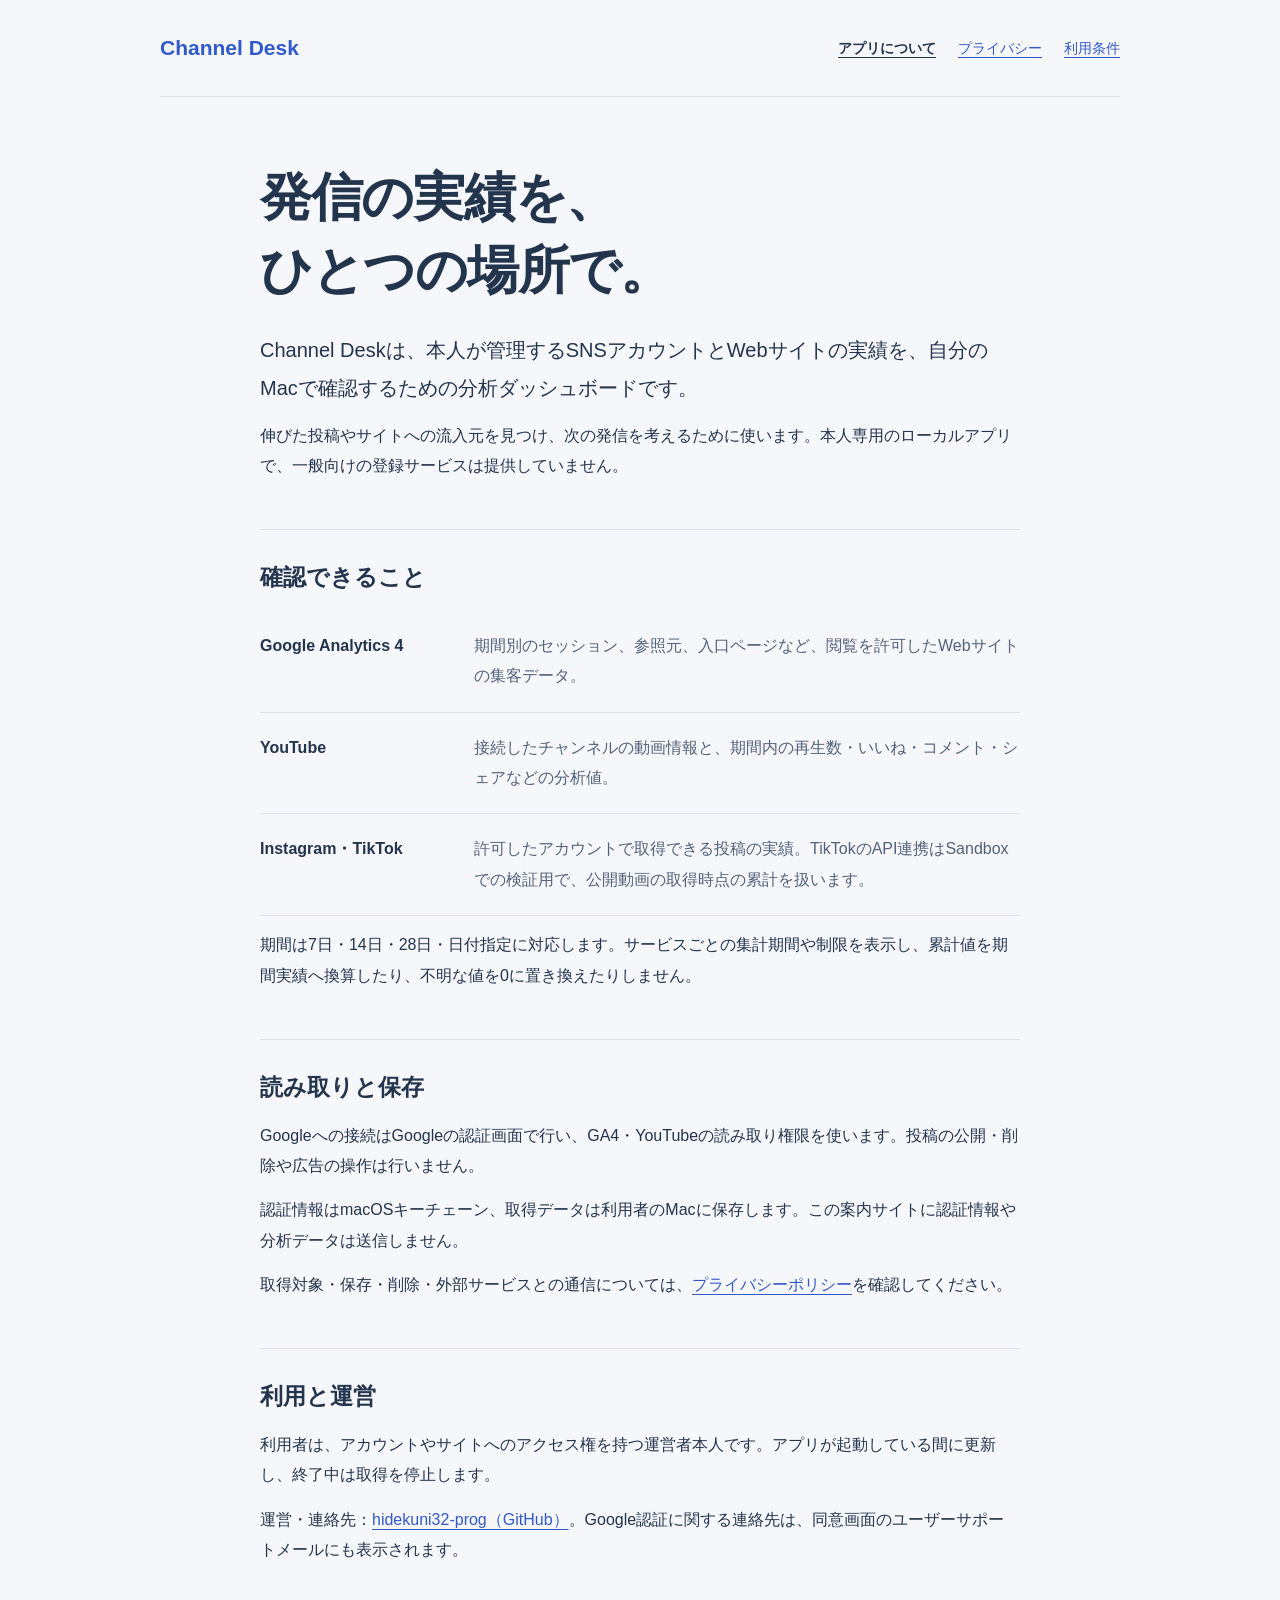
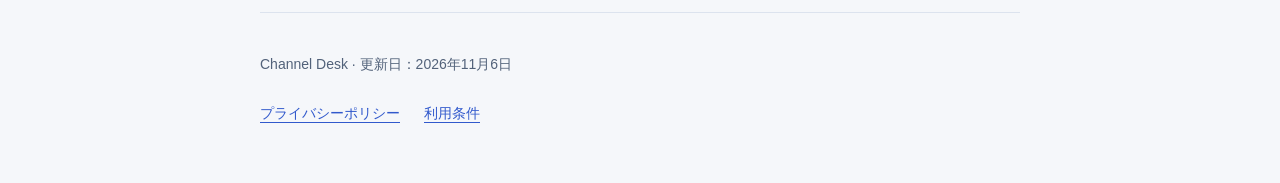
<file: index.html>
<!doctype html>
<html lang="ja"><head><meta name="google-site-verification" content="USOchI2ewKVyUJUa59v76CbBoE85qC30N5XCeYT-DMc" /><meta charset="utf-8"><meta name="viewport" content="width=device-width,initial-scale=1"><meta name="description" content="Channel Deskは、本人が管理するSNSとWebサイトの実績を、Macで確認するための分析ダッシュボードです。"><title>Channel Desk | アプリについて</title><link rel="stylesheet" href="styles.css"></head><body>
<a class="skip" href="#main">本文へ移動</a><header class="site-header"><a class="brand" href="index.html">Channel Desk</a><nav aria-label="ページ案内"><a href="index.html" aria-current="page">アプリについて</a><a href="privacy.html">プライバシー</a><a href="terms.html">利用条件</a></nav></header>
<main id="main"><h1>発信の実績を、<br>ひとつの場所で。</h1><p class="lead">Channel Deskは、本人が管理するSNSアカウントとWebサイトの実績を、自分のMacで確認するための分析ダッシュボードです。</p><p>伸びた投稿やサイトへの流入元を見つけ、次の発信を考えるために使います。本人専用のローカルアプリで、一般向けの登録サービスは提供していません。</p>
<section><h2>確認できること</h2><dl><div><dt>Google Analytics 4</dt><dd>期間別のセッション、参照元、入口ページなど、閲覧を許可したWebサイトの集客データ。</dd></div><div><dt>YouTube</dt><dd>接続したチャンネルの動画情報と、期間内の再生数・いいね・コメント・シェアなどの分析値。</dd></div><div><dt>Instagram・TikTok</dt><dd>許可したアカウントで取得できる投稿の実績。TikTokのAPI連携はSandboxでの検証用で、公開動画の取得時点の累計を扱います。</dd></div></dl><p>期間は7日・14日・28日・日付指定に対応します。サービスごとの集計期間や制限を表示し、累計値を期間実績へ換算したり、不明な値を0に置き換えたりしません。</p></section>
<section><h2>読み取りと保存</h2><p>Googleへの接続はGoogleの認証画面で行い、GA4・YouTubeの読み取り権限を使います。投稿の公開・削除や広告の操作は行いません。</p><p>認証情報はmacOSキーチェーン、取得データは利用者のMacに保存します。この案内サイトに認証情報や分析データは送信しません。</p><p>取得対象・保存・削除・外部サービスとの通信については、<a href="privacy.html">プライバシーポリシー</a>を確認してください。</p></section>
<section><h2>利用と運営</h2><p>利用者は、アカウントやサイトへのアクセス権を持つ運営者本人です。アプリが起動している間に更新し、終了中は取得を停止します。</p><p>運営・連絡先：<a href="https://github.com/hidekuni32-prog" rel="noreferrer">hidekuni32-prog（GitHub）</a>。Google認証に関する連絡先は、同意画面のユーザーサポートメールにも表示されます。</p></section>
</main><footer><p>Channel Desk · 更新日：2026年11月6日</p><a href="privacy.html">プライバシーポリシー</a><a href="terms.html">利用条件</a></footer></body></html>
</file>
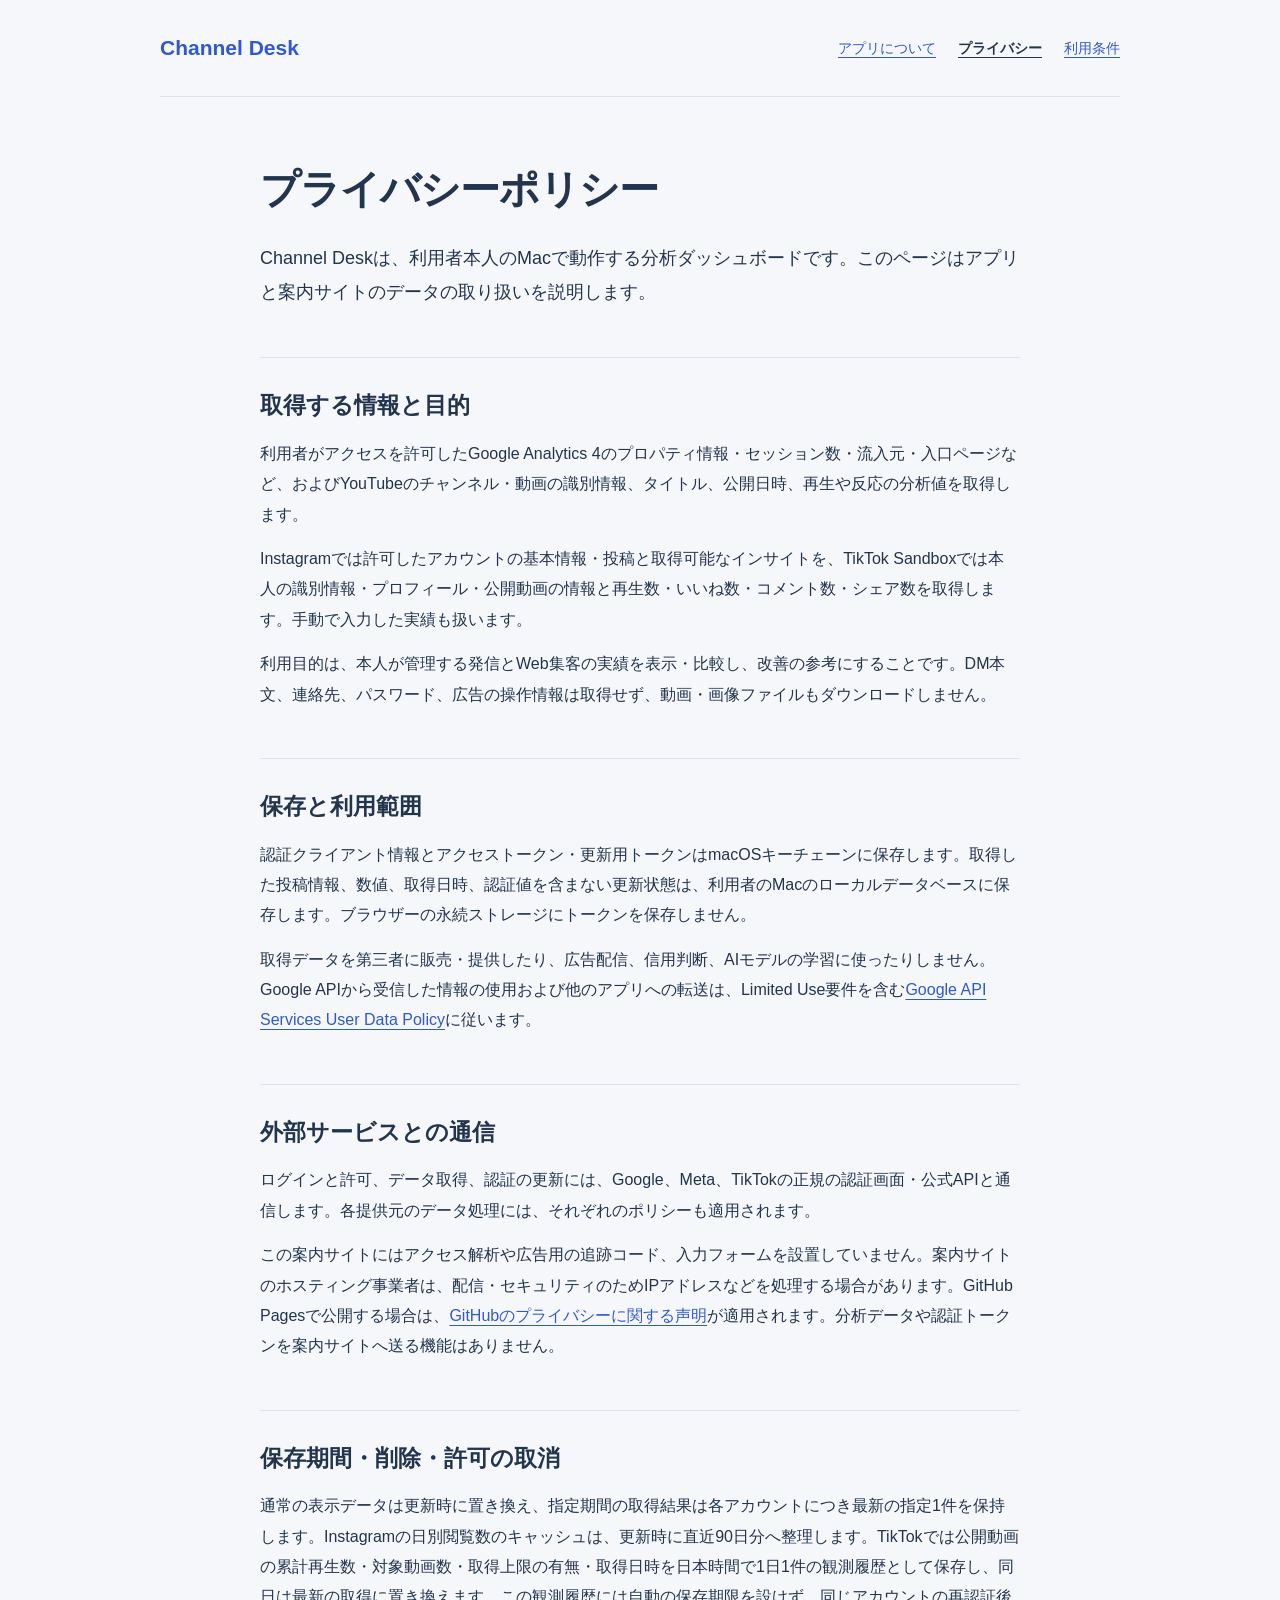
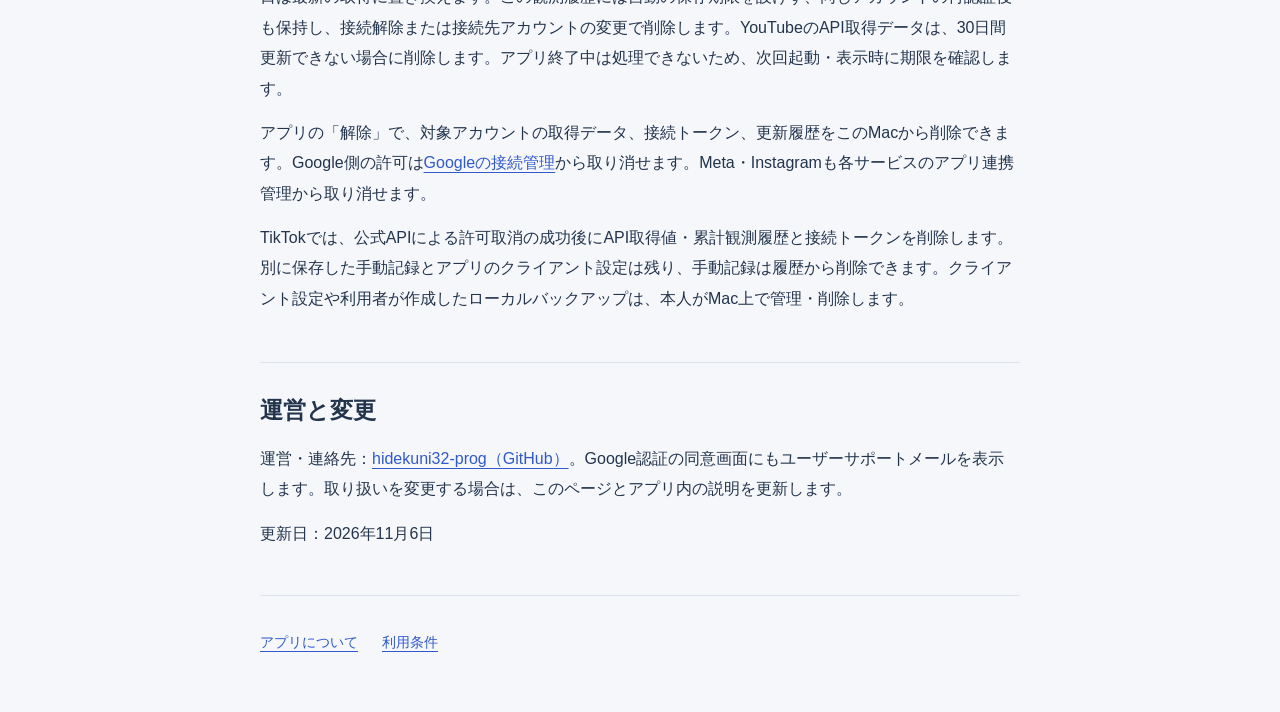
<file: privacy.html>
<!doctype html>
<html lang="ja"><head><meta charset="utf-8"><meta name="viewport" content="width=device-width,initial-scale=1"><title>プライバシーポリシー | Channel Desk</title><link rel="stylesheet" href="styles.css"></head><body>
<a class="skip" href="#main">本文へ移動</a><header class="site-header"><a class="brand" href="index.html">Channel Desk</a><nav aria-label="ページ案内"><a href="index.html">アプリについて</a><a href="privacy.html" aria-current="page">プライバシー</a><a href="terms.html">利用条件</a></nav></header>
<main id="main" class="policy"><h1>プライバシーポリシー</h1><p class="lead">Channel Deskは、利用者本人のMacで動作する分析ダッシュボードです。このページはアプリと案内サイトのデータの取り扱いを説明します。</p>
<section><h2>取得する情報と目的</h2><p>利用者がアクセスを許可したGoogle Analytics 4のプロパティ情報・セッション数・流入元・入口ページなど、およびYouTubeのチャンネル・動画の識別情報、タイトル、公開日時、再生や反応の分析値を取得します。</p><p>Instagramでは許可したアカウントの基本情報・投稿と取得可能なインサイトを、TikTok Sandboxでは本人の識別情報・プロフィール・公開動画の情報と再生数・いいね数・コメント数・シェア数を取得します。手動で入力した実績も扱います。</p><p>利用目的は、本人が管理する発信とWeb集客の実績を表示・比較し、改善の参考にすることです。DM本文、連絡先、パスワード、広告の操作情報は取得せず、動画・画像ファイルもダウンロードしません。</p></section>
<section><h2>保存と利用範囲</h2><p>認証クライアント情報とアクセストークン・更新用トークンはmacOSキーチェーンに保存します。取得した投稿情報、数値、取得日時、認証値を含まない更新状態は、利用者のMacのローカルデータベースに保存します。ブラウザーの永続ストレージにトークンを保存しません。</p><p>取得データを第三者に販売・提供したり、広告配信、信用判断、AIモデルの学習に使ったりしません。Google APIから受信した情報の使用および他のアプリへの転送は、Limited Use要件を含む<a href="https://developers.google.com/terms/api-services-user-data-policy" rel="noreferrer">Google API Services User Data Policy</a>に従います。</p></section>
<section><h2>外部サービスとの通信</h2><p>ログインと許可、データ取得、認証の更新には、Google、Meta、TikTokの正規の認証画面・公式APIと通信します。各提供元のデータ処理には、それぞれのポリシーも適用されます。</p><p>この案内サイトにはアクセス解析や広告用の追跡コード、入力フォームを設置していません。案内サイトのホスティング事業者は、配信・セキュリティのためIPアドレスなどを処理する場合があります。GitHub Pagesで公開する場合は、<a href="https://docs.github.com/en/site-policy/privacy-policies/github-general-privacy-statement" rel="noreferrer">GitHubのプライバシーに関する声明</a>が適用されます。分析データや認証トークンを案内サイトへ送る機能はありません。</p></section>
<section><h2>保存期間・削除・許可の取消</h2><p>通常の表示データは更新時に置き換え、指定期間の取得結果は各アカウントにつき最新の指定1件を保持します。Instagramの日別閲覧数のキャッシュは、更新時に直近90日分へ整理します。TikTokでは公開動画の累計再生数・対象動画数・取得上限の有無・取得日時を日本時間で1日1件の観測履歴として保存し、同日は最新の取得に置き換えます。この観測履歴には自動の保存期限を設けず、同じアカウントの再認証後も保持し、接続解除または接続先アカウントの変更で削除します。YouTubeのAPI取得データは、30日間更新できない場合に削除します。アプリ終了中は処理できないため、次回起動・表示時に期限を確認します。</p><p>アプリの「解除」で、対象アカウントの取得データ、接続トークン、更新履歴をこのMacから削除できます。Google側の許可は<a href="https://myaccount.google.com/connections" rel="noreferrer">Googleの接続管理</a>から取り消せます。Meta・Instagramも各サービスのアプリ連携管理から取り消せます。</p><p>TikTokでは、公式APIによる許可取消の成功後にAPI取得値・累計観測履歴と接続トークンを削除します。別に保存した手動記録とアプリのクライアント設定は残り、手動記録は履歴から削除できます。クライアント設定や利用者が作成したローカルバックアップは、本人がMac上で管理・削除します。</p></section>
<section><h2>運営と変更</h2><p>運営・連絡先：<a href="https://github.com/hidekuni32-prog" rel="noreferrer">hidekuni32-prog（GitHub）</a>。Google認証の同意画面にもユーザーサポートメールを表示します。取り扱いを変更する場合は、このページとアプリ内の説明を更新します。</p><p>更新日：2026年11月6日</p></section></main><footer><a href="index.html">アプリについて</a><a href="terms.html">利用条件</a></footer></body></html>
</file>
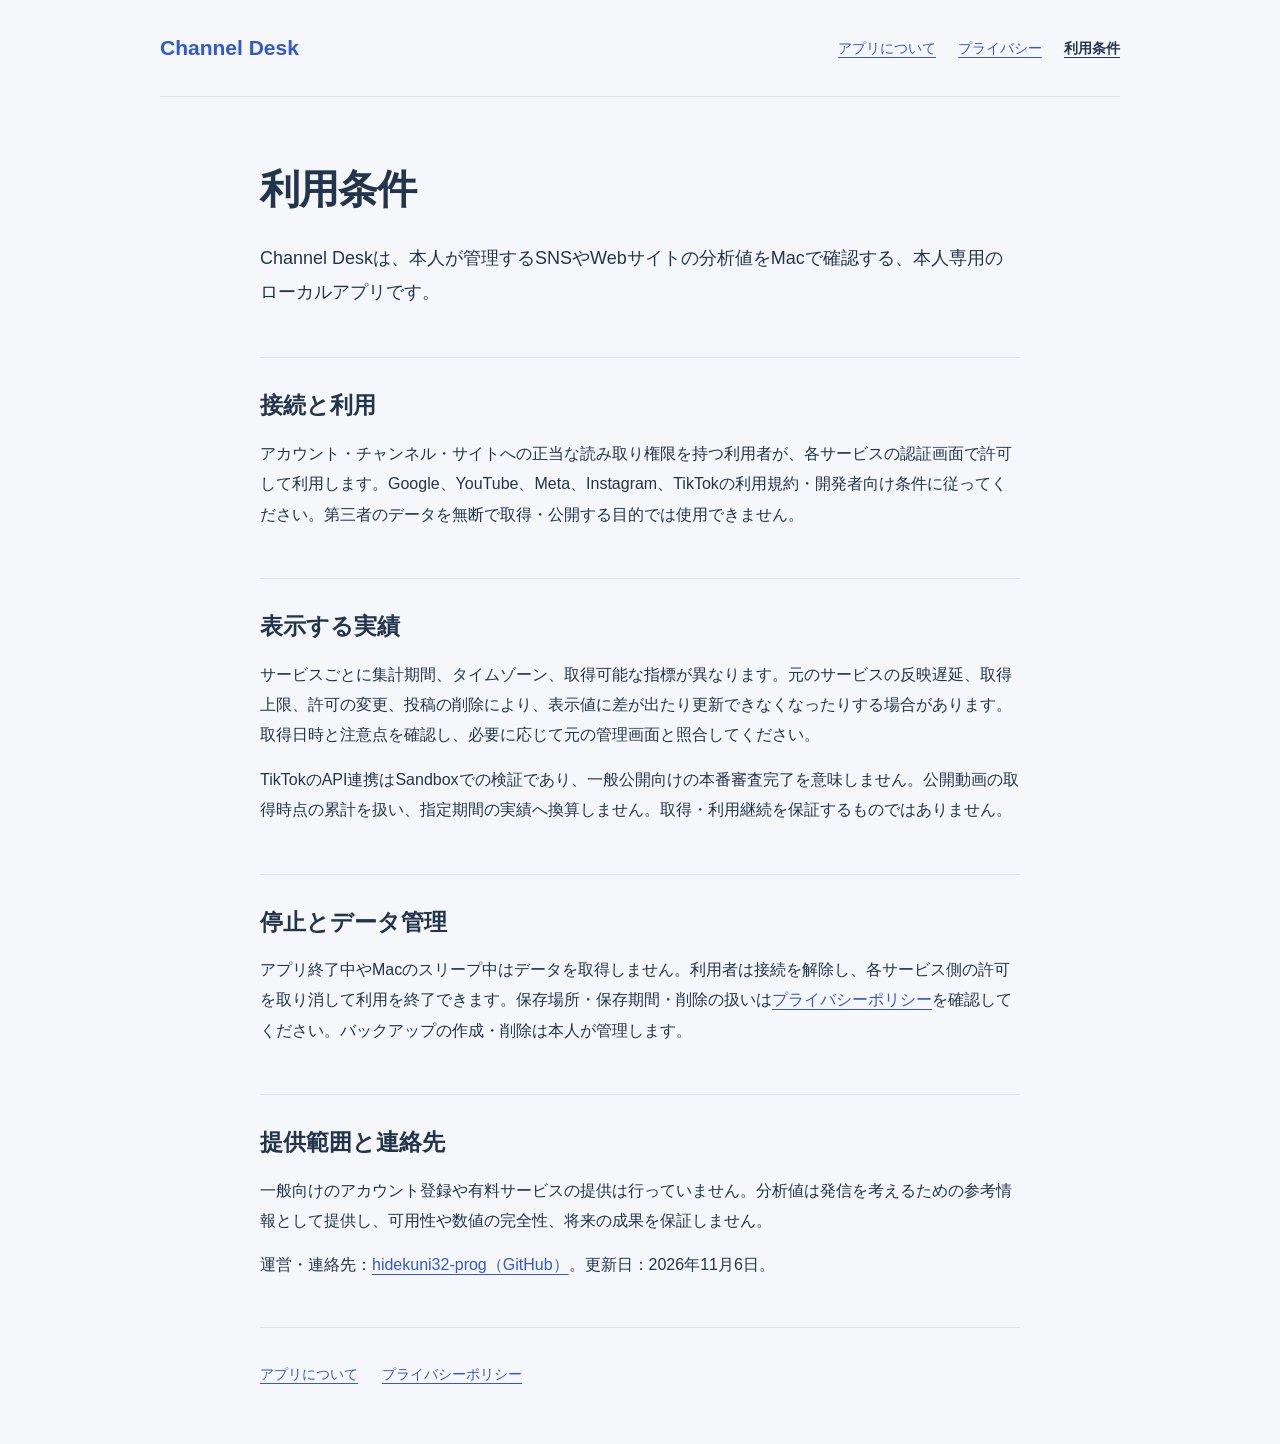
<file: terms.html>
<!doctype html>
<html lang="ja"><head><meta charset="utf-8"><meta name="viewport" content="width=device-width,initial-scale=1"><title>利用条件 | Channel Desk</title><link rel="stylesheet" href="styles.css"></head><body>
<a class="skip" href="#main">本文へ移動</a><header class="site-header"><a class="brand" href="index.html">Channel Desk</a><nav aria-label="ページ案内"><a href="index.html">アプリについて</a><a href="privacy.html">プライバシー</a><a href="terms.html" aria-current="page">利用条件</a></nav></header>
<main id="main" class="policy"><h1>利用条件</h1><p class="lead">Channel Deskは、本人が管理するSNSやWebサイトの分析値をMacで確認する、本人専用のローカルアプリです。</p>
<section><h2>接続と利用</h2><p>アカウント・チャンネル・サイトへの正当な読み取り権限を持つ利用者が、各サービスの認証画面で許可して利用します。Google、YouTube、Meta、Instagram、TikTokの利用規約・開発者向け条件に従ってください。第三者のデータを無断で取得・公開する目的では使用できません。</p></section>
<section><h2>表示する実績</h2><p>サービスごとに集計期間、タイムゾーン、取得可能な指標が異なります。元のサービスの反映遅延、取得上限、許可の変更、投稿の削除により、表示値に差が出たり更新できなくなったりする場合があります。取得日時と注意点を確認し、必要に応じて元の管理画面と照合してください。</p><p>TikTokのAPI連携はSandboxでの検証であり、一般公開向けの本番審査完了を意味しません。公開動画の取得時点の累計を扱い、指定期間の実績へ換算しません。取得・利用継続を保証するものではありません。</p></section>
<section><h2>停止とデータ管理</h2><p>アプリ終了中やMacのスリープ中はデータを取得しません。利用者は接続を解除し、各サービス側の許可を取り消して利用を終了できます。保存場所・保存期間・削除の扱いは<a href="privacy.html">プライバシーポリシー</a>を確認してください。バックアップの作成・削除は本人が管理します。</p></section>
<section><h2>提供範囲と連絡先</h2><p>一般向けのアカウント登録や有料サービスの提供は行っていません。分析値は発信を考えるための参考情報として提供し、可用性や数値の完全性、将来の成果を保証しません。</p><p>運営・連絡先：<a href="https://github.com/hidekuni32-prog" rel="noreferrer">hidekuni32-prog（GitHub）</a>。更新日：2026年11月6日。</p></section></main><footer><a href="index.html">アプリについて</a><a href="privacy.html">プライバシーポリシー</a></footer></body></html>
</file>
<file: styles.css>
:root{color-scheme:light;--ink:#23344d;--muted:#52627a;--blue:#3159cc;--paper:#f5f7fa;--line:#dce3ee}*{box-sizing:border-box}body{margin:0;background:var(--paper);color:var(--ink);font-family:-apple-system,BlinkMacSystemFont,"Hiragino Kaku Gothic ProN","Yu Gothic",sans-serif;font-size:16px;line-height:1.9}a{color:var(--blue);text-underline-offset:4px;overflow-wrap:anywhere}a:hover{text-decoration-thickness:2px}a:focus-visible{outline:3px solid var(--blue);outline-offset:5px;border-radius:2px}.skip{position:absolute;left:20px;top:-90px;padding:10px;background:white;z-index:2}.skip:focus{top:10px}.site-header,main,footer{width:min(100% - 48px,960px);margin-inline:auto}.site-header{display:flex;align-items:center;justify-content:space-between;gap:24px;padding:26px 0;border-bottom:1px solid var(--line)}.brand{font-size:21px;font-weight:750;color:var(--blue);text-decoration:none;white-space:nowrap}nav{display:flex;flex-wrap:wrap;gap:6px 22px;font-size:14px}nav a{display:inline-flex;align-items:center;min-height:44px}nav [aria-current=page]{color:var(--ink);font-weight:700}main{max-width:760px;padding:64px 0 32px}h1{font-size:clamp(32px,5vw,52px);line-height:1.4;letter-spacing:-.025em;margin:0 0 24px;text-wrap:balance}h2{font-size:23px;line-height:1.5;margin:0 0 16px;text-wrap:balance}p{margin:14px 0;overflow-wrap:anywhere}.lead{font-size:20px;line-height:1.9}section{margin-top:48px;padding-top:30px;border-top:1px solid var(--line)}dl{margin:0}dl>div{display:grid;grid-template-columns:190px 1fr;gap:24px;padding:20px 0;border-bottom:1px solid var(--line)}dt{font-weight:700}dd{margin:0;color:var(--muted)}.policy h1{font-size:clamp(29px,4vw,40px)}.policy .lead{font-size:18px}footer{max-width:760px;border-top:1px solid var(--line);padding:24px 0 48px;color:var(--muted);font-size:14px}footer>a{display:inline-flex;min-height:44px;align-items:center;margin-right:24px}@media(max-width:600px){.site-header{align-items:flex-start;flex-direction:column;gap:4px;padding:20px 0}nav{gap:6px 16px}main{padding-top:38px}.lead{font-size:18px}dl>div{grid-template-columns:1fr;gap:6px}section{margin-top:34px;padding-top:24px}}
</file>
